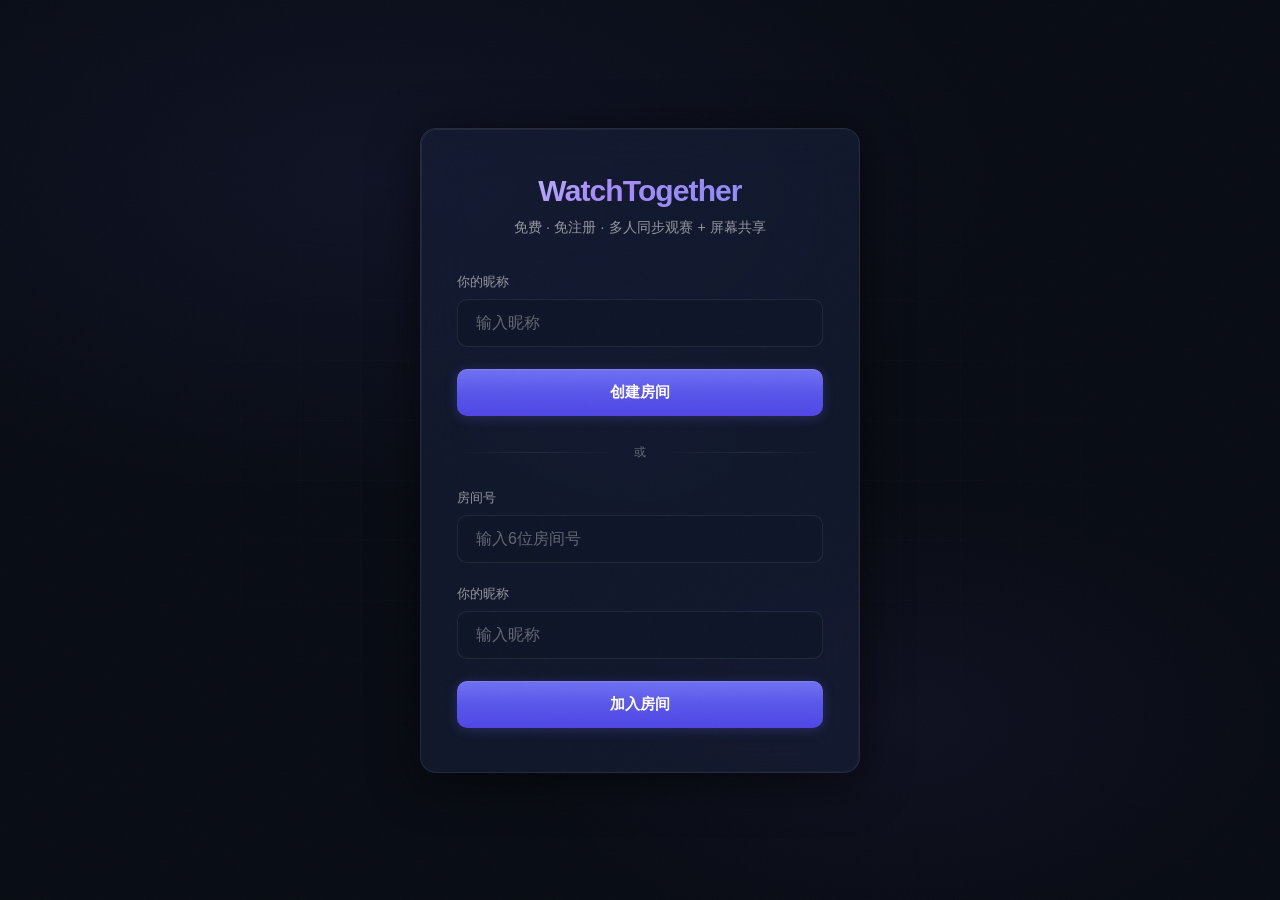
<file: index.html>
<!DOCTYPE html>
<html lang="zh-CN">
<head>
    <meta charset="UTF-8">
    <meta name="viewport" content="width=device-width, initial-scale=1.0, maximum-scale=1.0, user-scalable=no">
    <meta name="description" content="免费多人同步观赛+屏幕共享，无需注册，打开即用">
    <title>WatchTogether - 多人同步观赛</title>
    <link rel="stylesheet" href="css/style.css">
    <!-- MQTT.js CDN（国内可访问） -->
    <script src="https://cdn.bootcdn.net/ajax/libs/mqtt/4.3.7/mqtt.min.js"></script>
</head>
<body>
    <!-- ========== 首页 ========== -->
    <div id="home-page">
        <div class="home-container">
            <div class="home-logo">
                <h1>WatchTogether</h1>
                <p>免费 · 免注册 · 多人同步观赛 + 屏幕共享</p>
            </div>
            
            <!-- 创建房间 -->
            <div id="create-section">
                <div class="form-group">
                    <label for="create-nickname">你的昵称</label>
                    <input type="text" id="create-nickname" placeholder="输入昵称" maxlength="20" autocomplete="off">
                </div>
                <button class="btn btn-primary btn-block" id="btn-create-room">创建房间</button>
                
                <!-- 邀请链接（创建后显示） -->
                <div class="invite-link-box" id="invite-box">
                    <div class="link-text" id="invite-link"></div>
                    <button class="btn btn-ghost btn-sm copy-btn" id="btn-copy-link">📋 复制邀请链接</button>
                </div>
            </div>
            
            <div class="home-divider"><span>或</span></div>
            
            <!-- 加入房间 -->
            <div id="join-section">
                <div class="form-group">
                    <label for="join-room-id">房间号</label>
                    <input type="text" id="join-room-id" placeholder="输入6位房间号" maxlength="6" autocomplete="off" style="text-transform: uppercase;">
                </div>
                <div class="form-group">
                    <label for="join-nickname">你的昵称</label>
                    <input type="text" id="join-nickname" placeholder="输入昵称" maxlength="20" autocomplete="off">
                </div>
                <button class="btn btn-primary btn-block" id="btn-join-room">加入房间</button>
            </div>
        </div>
    </div>
    
    <!-- ========== 会议室页面 ========== -->
    <div id="room-page">
        <!-- 顶部栏 -->
        <div class="room-header">
            <div class="room-header-left">
                <span class="room-title">WatchTogether</span>
                <span class="room-id-badge" id="room-id-badge" title="点击复制邀请链接">
                    <span id="room-id-display"></span>
                </span>
                <span class="room-member-count" id="member-count"></span>
            </div>
            <div class="room-header-right">
                <div class="connection-status" id="connection-status">
                    <span class="connection-dot connecting" id="conn-dot"></span>
                    <span id="conn-text">连接中...</span>
                </div>
                <button class="btn btn-ghost btn-sm mobile-panel-toggle" id="btn-toggle-panel">👥</button>
                <button class="btn btn-danger btn-sm" id="btn-leave-room">离开</button>
            </div>
        </div>
        
        <!-- 主内容 -->
        <div class="room-main">
            <!-- 主画面区 -->
            <div class="main-view">
                <div class="main-video-container" id="main-video-container">
                    <div class="waiting-screen" id="waiting-screen">
                        <div class="icon">📺</div>
                        <div class="text">等待屏幕共享...</div>
                    </div>
                    <video id="main-video" autoplay playsinline style="display:none;"></video>
                </div>
                <div class="main-view-overlay" id="main-overlay" style="display:none;">
                    <span class="quality-badge live" id="quality-badge">2K 60fps</span>
                </div>
                <!-- 连麦画中画 -->
                <div class="pip-grid" id="pip-grid"></div>
            </div>
            
            <!-- 右侧面板 -->
            <div class="side-panel" id="side-panel">
                <div class="panel-tabs">
                    <div class="panel-tab active" data-tab="members">成员</div>
                    <div class="panel-tab" data-tab="settings">设置</div>
                </div>
                <div class="panel-content">
                    <!-- 成员标签 -->
                    <div class="panel-section" id="tab-members">
                        <div class="panel-section-title">在线成员</div>
                        <div class="member-list" id="member-list"></div>
                    </div>
                    <!-- 设置标签 -->
                    <div class="panel-section" id="tab-settings" style="display:none;">
                        <div class="panel-section-title">共享控制</div>
                        <div id="share-requests-container"></div>
                        <div class="panel-section-title" style="margin-top:16px;">画质设置</div>
                        <div id="quality-control-container"></div>
                    </div>
                </div>
            </div>
        </div>
        
        <!-- 控制栏 -->
        <div class="control-bar">
            <button class="control-btn" id="btn-toggle-mic" title="麦克风">
                <span class="btn-icon">🎙️</span>
                <span class="tooltip">开启麦克风</span>
            </button>
            <button class="control-btn" id="btn-toggle-camera" title="摄像头">
                <span class="btn-icon">📷</span>
                <span class="tooltip">开启摄像头</span>
            </button>
            <button class="control-btn screen-share-btn" id="btn-share-screen" title="共享屏幕">
                <span class="btn-icon">🖥️</span>
                <span class="tooltip">共享屏幕</span>
            </button>
            <button class="control-btn" id="btn-stop-share" title="停止共享" style="display:none;">
                <span class="btn-icon">⏹️</span>
                <span class="tooltip">停止共享</span>
            </button>
            <button class="control-btn" id="btn-revoke-share" title="撤销共享" style="display:none;">
                <span class="btn-icon">🚫</span>
                <span class="tooltip">撤销共享</span>
            </button>
        </div>
    </div>
    
    <!-- ========== 弹窗 ========== -->
    <div class="modal-overlay" id="modal-overlay">
        <div class="modal" id="modal">
            <div class="modal-title" id="modal-title"></div>
            <div class="modal-body" id="modal-body"></div>
            <div class="modal-actions" id="modal-actions"></div>
        </div>
    </div>
    
    <!-- ========== Toast 容器 ========== -->
    <div class="toast-container" id="toast-container"></div>
    
    <!-- ========== 加载遮罩 ========== -->
    <div class="loading-overlay" id="loading-overlay" style="display:none;">
        <div class="loading-spinner"></div>
        <div class="text" id="loading-text">处理中...</div>
    </div>
    
    <!-- ========== 房间解散遮罩 ========== -->
    <div class="room-closed-overlay" id="room-closed-overlay" style="display:none;">
        <h2>房间已解散</h2>
        <p id="room-closed-reason">管理员已离开房间</p>
        <button class="btn btn-primary" id="btn-back-home">返回首页</button>
    </div>
    
    <!-- ========== 脚本 ========== -->
    <script src="js/config.js?v=2"></script>
    <script src="js/mqtt.js?v=2"></script>
    <script src="js/webrtc.js?v=2"></script>
    <script src="js/screenshare.js?v=2"></script>
    <script src="js/ui.js?v=2"></script>
    <script src="js/app.js?v=2"></script>
</body>
</html>
</file>
<file: css/style.css>
/**
 * style.css - WatchTogether 全局样式
 * 设计：深蓝灰玻璃拟态 + 多层光晕 + 噪点纹理
 * 字体：系统默认（-apple-system...）
 */

/* ========== CSS 变量 & 基础重置 ========== */
*,
*::before,
*::after {
    margin: 0;
    padding: 0;
    box-sizing: border-box;
}

:root {
    /* 主色调：精致靛紫 */
    --primary: #6366f1;
    --primary-dark: #4f46e5;
    --primary-light: #818cf8;
    --primary-glow: rgba(99, 102, 241, 0.25);
    
    /* 功能色 */
    --success: #22c55e;
    --success-glow: rgba(34, 197, 94, 0.2);
    --warning: #f59e0b;
    --warning-glow: rgba(245, 158, 11, 0.2);
    --danger: #ef4444;
    --danger-glow: rgba(239, 68, 68, 0.2);
    
    /* 背景色：深蓝灰，非纯黑 */
    --bg-base: #080c14;
    --bg-surface: #0f1629;
    --bg-elevated: #161d33;
    --bg-card: rgba(22, 29, 51, 0.72);
    --bg-input: rgba(15, 22, 41, 0.85);
    --bg-glass: rgba(255, 255, 255, 0.04);
    
    /* 文字色：白色层级 */
    --text-primary: rgba(255, 255, 255, 0.96);
    --text-secondary: rgba(255, 255, 255, 0.55);
    --text-tertiary: rgba(255, 255, 255, 0.35);
    
    /* 边框 */
    --border: rgba(255, 255, 255, 0.08);
    --border-hover: rgba(255, 255, 255, 0.14);
    
    /* 阴影 */
    --shadow-sm: 0 2px 8px rgba(0, 0, 0, 0.4);
    --shadow-md: 0 4px 24px rgba(0, 0, 0, 0.5);
    --shadow-lg: 0 8px 48px rgba(0, 0, 0, 0.6);
    --shadow-glow: 0 0 24px var(--primary-glow);
    
    /* 圆角 */
    --radius: 16px;
    --radius-sm: 10px;
    --radius-xs: 6px;
    
    /* 缓动 */
    --ease-out: cubic-bezier(0.16, 1, 0.3, 1);
    --ease-in-out: cubic-bezier(0.65, 0, 0.35, 1);
    --ease-spring: cubic-bezier(0.34, 1.56, 0.64, 1);
}

html, body {
    width: 100%;
    height: 100%;
    font-family: -apple-system, BlinkMacSystemFont, 'Segoe UI', Roboto, 'PingFang SC', 'Microsoft YaHei', sans-serif;
    background: var(--bg-base);
    color: var(--text-primary);
    overflow: hidden;
    -webkit-font-smoothing: antialiased;
    -moz-osx-font-smoothing: grayscale;
}

/* ========== 噪点纹理叠加 ========== */
body::before {
    content: '';
    position: fixed;
    inset: 0;
    z-index: 9999;
    pointer-events: none;
    opacity: 0.025;
    background-image: url("data:image/svg+xml,%3Csvg viewBox='0 0 256 256' xmlns='http://www.w3.org/2000/svg'%3E%3Cfilter id='n'%3E%3CfeTurbulence type='fractalNoise' baseFrequency='0.9' numOctaves='4' stitchTiles='stitch'/%3E%3C/filter%3E%3Crect width='100%25' height='100%25' filter='url(%23n)'/%3E%3C/svg%3E");
    background-repeat: repeat;
    background-size: 256px 256px;
}

/* ========== 滚动条 ========== */
::-webkit-scrollbar {
    width: 5px;
}
::-webkit-scrollbar-track {
    background: transparent;
}
::-webkit-scrollbar-thumb {
    background: rgba(255, 255, 255, 0.1);
    border-radius: 3px;
}
::-webkit-scrollbar-thumb:hover {
    background: rgba(255, 255, 255, 0.18);
}

/* ========== 首页 ========== */
#home-page {
    width: 100%;
    height: 100%;
    display: flex;
    align-items: center;
    justify-content: center;
    background: var(--bg-base);
    position: relative;
    overflow: hidden;
}

/* 多层背景光晕 */
#home-page::before {
    content: '';
    position: absolute;
    inset: 0;
    background:
        radial-gradient(ellipse 80% 60% at 30% 20%, rgba(99, 102, 241, 0.08) 0%, transparent 60%),
        radial-gradient(ellipse 60% 50% at 70% 80%, rgba(139, 92, 246, 0.06) 0%, transparent 50%),
        radial-gradient(ellipse 40% 30% at 50% 50%, rgba(59, 130, 246, 0.04) 0%, transparent 40%);
    pointer-events: none;
}

/* 微妙的网格背景 */
#home-page::after {
    content: '';
    position: absolute;
    inset: 0;
    background-image:
        linear-gradient(rgba(255, 255, 255, 0.015) 1px, transparent 1px),
        linear-gradient(90deg, rgba(255, 255, 255, 0.015) 1px, transparent 1px);
    background-size: 60px 60px;
    mask-image: radial-gradient(ellipse 70% 70% at 50% 50%, black 20%, transparent 70%);
    -webkit-mask-image: radial-gradient(ellipse 70% 70% at 50% 50%, black 20%, transparent 70%);
    pointer-events: none;
}

.home-container {
    width: 100%;
    max-width: 440px;
    padding: 44px 36px;
    background: var(--bg-card);
    backdrop-filter: blur(24px) saturate(1.4);
    -webkit-backdrop-filter: blur(24px) saturate(1.4);
    border: 1px solid var(--border);
    border-radius: var(--radius);
    box-shadow: var(--shadow-lg);
    margin: 16px;
    position: relative;
    z-index: 1;
}

.home-container::before {
    content: '';
    position: absolute;
    inset: 0;
    border-radius: inherit;
    padding: 1px;
    background: linear-gradient(135deg, rgba(255, 255, 255, 0.08) 0%, transparent 50%, rgba(255, 255, 255, 0.03) 100%);
    -webkit-mask: linear-gradient(#fff 0 0) content-box, linear-gradient(#fff 0 0);
    mask: linear-gradient(#fff 0 0) content-box, linear-gradient(#fff 0 0);
    -webkit-mask-composite: xor;
    mask-composite: exclude;
    pointer-events: none;
}

.home-logo {
    text-align: center;
    margin-bottom: 36px;
}

.home-logo h1 {
    font-size: 30px;
    font-weight: 700;
    letter-spacing: -0.03em;
    background: linear-gradient(135deg, #c7d2fe 0%, #a78bfa 40%, #818cf8 100%);
    -webkit-background-clip: text;
    -webkit-text-fill-color: transparent;
    background-clip: text;
    line-height: 1.2;
}

.home-logo p {
    color: var(--text-secondary);
    margin-top: 10px;
    font-size: 14px;
    letter-spacing: 0.01em;
}

.form-group {
    margin-bottom: 22px;
}

.form-group label {
    display: block;
    font-size: 13px;
    font-weight: 500;
    margin-bottom: 8px;
    color: var(--text-secondary);
    letter-spacing: 0.01em;
}

.form-group input {
    width: 100%;
    padding: 14px 18px;
    background: var(--bg-input);
    border: 1px solid var(--border);
    border-radius: var(--radius-sm);
    color: var(--text-primary);
    font-size: 16px;
    outline: none;
    transition: all 0.25s var(--ease-out);
}

.form-group input::placeholder {
    color: var(--text-tertiary);
}

.form-group input:focus {
    border-color: var(--primary);
    box-shadow: 0 0 0 3px var(--primary-glow), inset 0 1px 0 rgba(255, 255, 255, 0.04);
}

/* ========== 按钮系统 ========== */
.btn {
    display: inline-flex;
    align-items: center;
    justify-content: center;
    gap: 8px;
    padding: 14px 28px;
    border: none;
    border-radius: var(--radius-sm);
    font-size: 15px;
    font-weight: 600;
    cursor: pointer;
    transition: all 0.25s var(--ease-out);
    outline: none;
    position: relative;
    overflow: hidden;
    letter-spacing: 0.01em;
}

.btn::before {
    content: '';
    position: absolute;
    inset: 0;
    background: linear-gradient(180deg, rgba(255, 255, 255, 0.08) 0%, transparent 50%);
    pointer-events: none;
    border-radius: inherit;
}

.btn:disabled {
    opacity: 0.4;
    cursor: not-allowed;
    transform: none !important;
}

.btn-primary {
    background: linear-gradient(180deg, var(--primary) 0%, var(--primary-dark) 100%);
    color: white;
    width: 100%;
    box-shadow: 0 2px 12px var(--primary-glow), inset 0 1px 0 rgba(255, 255, 255, 0.1);
}

.btn-primary:hover:not(:disabled) {
    transform: translateY(-1px);
    box-shadow: 0 4px 20px var(--primary-glow), inset 0 1px 0 rgba(255, 255, 255, 0.12);
}

.btn-primary:active:not(:disabled) {
    transform: translateY(0);
}

.btn-success {
    background: linear-gradient(180deg, var(--success) 0%, #16a34a 100%);
    color: white;
    box-shadow: 0 2px 8px var(--success-glow);
}

.btn-danger {
    background: linear-gradient(180deg, var(--danger) 0%, #dc2626 100%);
    color: white;
    box-shadow: 0 2px 8px var(--danger-glow);
}

.btn-warning {
    background: linear-gradient(180deg, var(--warning) 0%, #d97706 100%);
    color: #000;
    box-shadow: 0 2px 8px var(--warning-glow);
}

.btn-ghost {
    background: var(--bg-glass);
    color: var(--text-secondary);
    border: 1px solid var(--border);
    backdrop-filter: blur(8px);
}

.btn-ghost:hover:not(:disabled) {
    border-color: var(--border-hover);
    color: var(--text-primary);
    background: rgba(255, 255, 255, 0.06);
}

.btn-sm {
    padding: 8px 16px;
    font-size: 13px;
    border-radius: var(--radius-xs);
}

.btn-block {
    width: 100%;
}

/* ========== 分隔线 ========== */
.home-divider {
    display: flex;
    align-items: center;
    margin: 28px 0;
    color: var(--text-tertiary);
    font-size: 12px;
    letter-spacing: 0.05em;
}

.home-divider::before,
.home-divider::after {
    content: '';
    flex: 1;
    height: 1px;
    background: linear-gradient(90deg, transparent, var(--border), transparent);
}

.home-divider span {
    padding: 0 16px;
}

/* ========== 邀请链接 ========== */
.invite-link-box {
    display: none;
    margin-top: 20px;
    padding: 14px 16px;
    background: rgba(99, 102, 241, 0.06);
    border: 1px solid rgba(99, 102, 241, 0.2);
    border-radius: var(--radius-sm);
    animation: fadeSlideIn 0.35s var(--ease-out);
}

.invite-link-box.show {
    display: block;
}

.invite-link-box .link-text {
    font-size: 12.5px;
    color: var(--text-secondary);
    margin-bottom: 10px;
    word-break: break-all;
    font-family: 'SF Mono', 'Cascadia Code', 'Consolas', monospace;
    line-height: 1.5;
}

.invite-link-box .copy-btn {
    width: 100%;
}

@keyframes fadeSlideIn {
    from {
        opacity: 0;
        transform: translateY(8px);
    }
    to {
        opacity: 1;
        transform: translateY(0);
    }
}

/* ========== 会议室页面 ========== */
#room-page {
    display: none;
    width: 100%;
    height: 100%;
    flex-direction: column;
    background: var(--bg-base);
}

#room-page.show {
    display: flex;
}

/* 顶部栏 */
.room-header {
    display: flex;
    align-items: center;
    justify-content: space-between;
    padding: 14px 24px;
    background: rgba(15, 22, 41, 0.78);
    backdrop-filter: blur(20px) saturate(1.3);
    -webkit-backdrop-filter: blur(20px) saturate(1.3);
    border-bottom: 1px solid var(--border);
    flex-shrink: 0;
    z-index: 10;
}

.room-header-left {
    display: flex;
    align-items: center;
    gap: 18px;
}

.room-title {
    font-size: 17px;
    font-weight: 700;
    letter-spacing: -0.02em;
    background: linear-gradient(135deg, #c7d2fe, #a78bfa);
    -webkit-background-clip: text;
    -webkit-text-fill-color: transparent;
    background-clip: text;
}

.room-id-badge {
    display: inline-flex;
    align-items: center;
    gap: 7px;
    padding: 6px 14px;
    background: rgba(99, 102, 241, 0.08);
    border: 1px solid rgba(99, 102, 241, 0.2);
    border-radius: 24px;
    font-size: 13px;
    font-weight: 600;
    color: var(--primary-light);
    cursor: pointer;
    transition: all 0.25s var(--ease-out);
    font-family: 'SF Mono', 'Cascadia Code', 'Consolas', monospace;
    letter-spacing: 0.06em;
}

.room-id-badge:hover {
    background: rgba(99, 102, 241, 0.14);
    border-color: rgba(99, 102, 241, 0.35);
    box-shadow: 0 0 16px rgba(99, 102, 241, 0.12);
}

.room-member-count {
    font-size: 12.5px;
    color: var(--text-tertiary);
    font-variant-numeric: tabular-nums;
}

.room-header-right {
    display: flex;
    align-items: center;
    gap: 10px;
}

/* ========== 主内容区 ========== */
.room-main {
    display: flex;
    flex: 1;
    overflow: hidden;
    position: relative;
}

/* 主画面区 */
.main-view {
    flex: 1;
    display: flex;
    flex-direction: column;
    position: relative;
    background: var(--bg-surface);
    overflow: hidden;
}

.main-view::before {
    content: '';
    position: absolute;
    inset: 0;
    background:
        radial-gradient(ellipse 70% 50% at 50% 0%, rgba(99, 102, 241, 0.04) 0%, transparent 60%),
        radial-gradient(ellipse 50% 40% at 0% 100%, rgba(139, 92, 246, 0.03) 0%, transparent 50%);
    pointer-events: none;
}

.main-video-container {
    flex: 1;
    display: flex;
    align-items: center;
    justify-content: center;
    position: relative;
    background: var(--bg-base);
}

.main-video-container video {
    width: 100%;
    height: 100%;
    object-fit: contain;
}

.waiting-screen {
    display: flex;
    flex-direction: column;
    align-items: center;
    justify-content: center;
    gap: 20px;
    color: var(--text-secondary);
    z-index: 1;
}

.waiting-screen .icon {
    font-size: 72px;
    opacity: 0.25;
    filter: grayscale(0.3);
    animation: waitingPulse 3s ease-in-out infinite;
}

.waiting-screen .text {
    font-size: 16px;
    opacity: 0.45;
    letter-spacing: 0.02em;
}

@keyframes waitingPulse {
    0%, 100% { opacity: 0.25; transform: scale(1); }
    50% { opacity: 0.35; transform: scale(1.02); }
}

.main-view-overlay {
    position: absolute;
    top: 16px;
    left: 16px;
    display: flex;
    gap: 8px;
    align-items: center;
    z-index: 5;
}

.quality-badge {
    padding: 6px 14px;
    background: rgba(0, 0, 0, 0.55);
    backdrop-filter: blur(12px);
    -webkit-backdrop-filter: blur(12px);
    border-radius: 20px;
    font-size: 11.5px;
    font-weight: 600;
    letter-spacing: 0.03em;
    border: 1px solid rgba(255, 255, 255, 0.08);
}

.quality-badge.live {
    background: rgba(239, 68, 68, 0.75);
    border-color: rgba(239, 68, 68, 0.4);
    box-shadow: 0 0 16px rgba(239, 68, 68, 0.3);
    animation: livePulse 2s ease-in-out infinite;
}

@keyframes livePulse {
    0%, 100% { box-shadow: 0 0 16px rgba(239, 68, 68, 0.3); }
    50% { box-shadow: 0 0 24px rgba(239, 68, 68, 0.5); }
}

/* ========== 连麦画中画 ========== */
.pip-grid {
    position: absolute;
    bottom: 20px;
    right: 20px;
    display: grid;
    grid-template-columns: repeat(3, 128px);
    grid-template-rows: repeat(2, 96px);
    gap: 10px;
    max-width: 416px;
    z-index: 5;
}

.pip-video {
    width: 128px;
    height: 96px;
    background: var(--bg-surface);
    border-radius: var(--radius-xs);
    overflow: hidden;
    position: relative;
    border: 1.5px solid var(--border);
    transition: all 0.3s var(--ease-out);
    box-shadow: var(--shadow-sm);
}

.pip-video:hover {
    border-color: var(--border-hover);
    transform: scale(1.02);
    box-shadow: var(--shadow-md);
}

.pip-video video {
    width: 100%;
    height: 100%;
    object-fit: cover;
}

.pip-video .name-label {
    position: absolute;
    bottom: 6px;
    left: 6px;
    padding: 3px 8px;
    background: rgba(0, 0, 0, 0.65);
    backdrop-filter: blur(8px);
    -webkit-backdrop-filter: blur(8px);
    border-radius: 4px;
    font-size: 10px;
    font-weight: 500;
    white-space: nowrap;
    max-width: 100px;
    overflow: hidden;
    text-overflow: ellipsis;
    letter-spacing: 0.02em;
}

.pip-video.muted::after {
    content: '🔇';
    position: absolute;
    top: 6px;
    right: 6px;
    font-size: 13px;
    filter: drop-shadow(0 1px 2px rgba(0,0,0,0.5));
}

.pip-video.local {
    border-color: rgba(99, 102, 241, 0.4);
    box-shadow: 0 0 16px rgba(99, 102, 241, 0.15);
}

/* ========== 右侧面板 ========== */
.side-panel {
    width: 320px;
    background: rgba(15, 22, 41, 0.78);
    backdrop-filter: blur(20px) saturate(1.3);
    -webkit-backdrop-filter: blur(20px) saturate(1.3);
    border-left: 1px solid var(--border);
    display: flex;
    flex-direction: column;
    flex-shrink: 0;
}

.panel-tabs {
    display: flex;
    border-bottom: 1px solid var(--border);
}

.panel-tab {
    flex: 1;
    padding: 14px 12px;
    text-align: center;
    font-size: 13px;
    font-weight: 500;
    cursor: pointer;
    border-bottom: 2px solid transparent;
    transition: all 0.25s var(--ease-out);
    color: var(--text-tertiary);
    letter-spacing: 0.01em;
}

.panel-tab.active {
    border-bottom-color: var(--primary);
    color: var(--primary-light);
    background: rgba(99, 102, 241, 0.04);
}

.panel-tab:hover:not(.active) {
    color: var(--text-secondary);
    background: rgba(255, 255, 255, 0.02);
}

.panel-content {
    flex: 1;
    overflow-y: auto;
    padding: 18px;
}

.panel-section {
    margin-bottom: 24px;
}

.panel-section-title {
    font-size: 11px;
    font-weight: 600;
    color: var(--text-tertiary);
    margin-bottom: 12px;
    text-transform: uppercase;
    letter-spacing: 0.08em;
}

/* ========== 成员列表 ========== */
.member-list {
    display: flex;
    flex-direction: column;
    gap: 8px;
}

.member-item {
    display: flex;
    align-items: center;
    gap: 12px;
    padding: 12px;
    background: var(--bg-glass);
    border: 1px solid var(--border);
    border-radius: var(--radius-sm);
    transition: all 0.25s var(--ease-out);
    position: relative;
    min-height: 60px;
}

.member-item:hover {
    background: rgba(255, 255, 255, 0.04);
    border-color: var(--border-hover);
}

/* ========== 成员列表视频 ========== */
.member-video {
    position: absolute;
    top: 0;
    left: 0;
    right: 0;
    bottom: 0;
    border-radius: var(--radius-sm);
    overflow: hidden;
    background: #000;
    z-index: 1;
    animation: fadeSlideIn 0.3s var(--ease-out);
}

.member-video video {
    width: 100%;
    height: 100%;
    object-fit: cover;
}

.member-video-label {
    position: absolute;
    bottom: 4px;
    left: 4px;
    padding: 2px 6px;
    background: rgba(0, 0, 0, 0.7);
    backdrop-filter: blur(8px);
    -webkit-backdrop-filter: blur(8px);
    border-radius: 4px;
    font-size: 10px;
    font-weight: 500;
    white-space: nowrap;
    max-width: calc(100% - 8px);
    overflow: hidden;
    text-overflow: ellipsis;
    letter-spacing: 0.02em;
    color: var(--text-secondary);
}

/* 有视频时隐藏头像和文字信息 */
.member-item:has(.member-video) .member-avatar,
.member-item:has(.member-video) .member-info {
    opacity: 0;
    pointer-events: none;
}

.member-avatar {
    width: 38px;
    height: 38px;
    border-radius: 50%;
    background: linear-gradient(135deg, var(--primary), #7c3aed);
    display: flex;
    align-items: center;
    justify-content: center;
    font-weight: 600;
    font-size: 14px;
    flex-shrink: 0;
    box-shadow: 0 2px 8px rgba(99, 102, 241, 0.2);
}

.member-info {
    flex: 1;
    min-width: 0;
}

.member-name {
    font-size: 13.5px;
    font-weight: 500;
    white-space: nowrap;
    overflow: hidden;
    text-overflow: ellipsis;
    letter-spacing: 0.01em;
}

.member-role {
    font-size: 11.5px;
    color: var(--text-tertiary);
    margin-top: 2px;
}

.member-actions {
    display: flex;
    gap: 6px;
}

.member-actions button {
    padding: 5px 10px;
    font-size: 11.5px;
}

/* ========== 控制栏 ========== */
.control-bar {
    display: flex;
    align-items: center;
    justify-content: center;
    gap: 14px;
    padding: 18px 24px;
    background: rgba(15, 22, 41, 0.78);
    backdrop-filter: blur(20px) saturate(1.3);
    -webkit-backdrop-filter: blur(20px) saturate(1.3);
    border-top: 1px solid var(--border);
    flex-shrink: 0;
}

.control-btn {
    width: 50px;
    height: 50px;
    border-radius: 50%;
    border: 1px solid var(--border);
    background: var(--bg-input);
    color: var(--text-primary);
    font-size: 20px;
    cursor: pointer;
    display: flex;
    align-items: center;
    justify-content: center;
    transition: all 0.3s var(--ease-out);
    position: relative;
    backdrop-filter: blur(8px);
}

.control-btn::before {
    content: '';
    position: absolute;
    inset: 0;
    border-radius: inherit;
    background: linear-gradient(180deg, rgba(255, 255, 255, 0.06) 0%, transparent 60%);
    pointer-events: none;
}

.control-btn:hover:not(:disabled) {
    background: rgba(255, 255, 255, 0.08);
    border-color: var(--border-hover);
    transform: translateY(-2px);
    box-shadow: var(--shadow-sm);
}

.control-btn:active:not(:disabled) {
    transform: translateY(0) scale(0.96);
}

.control-btn.active {
    background: linear-gradient(180deg, var(--primary) 0%, var(--primary-dark) 100%);
    border-color: var(--primary);
    box-shadow: 0 4px 20px var(--primary-glow);
}

.control-btn.active::before {
    background: linear-gradient(180deg, rgba(255, 255, 255, 0.12) 0%, transparent 50%);
}

.control-btn.danger {
    background: linear-gradient(180deg, var(--danger) 0%, #dc2626 100%);
    border-color: var(--danger);
    box-shadow: 0 4px 20px var(--danger-glow);
}

.control-btn:disabled {
    opacity: 0.25;
    cursor: not-allowed;
    transform: none !important;
}

.control-btn .tooltip {
    position: absolute;
    bottom: 58px;
    left: 50%;
    transform: translateX(-50%);
    padding: 7px 12px;
    background: rgba(0, 0, 0, 0.85);
    backdrop-filter: blur(12px);
    border: 1px solid var(--border);
    border-radius: var(--radius-xs);
    font-size: 11.5px;
    font-weight: 500;
    white-space: nowrap;
    opacity: 0;
    pointer-events: none;
    transition: all 0.2s var(--ease-out);
    letter-spacing: 0.02em;
    box-shadow: var(--shadow-md);
}

.control-btn:hover .tooltip {
    opacity: 1;
    transform: translateX(-50%) translateY(-4px);
}

/* 共享屏幕按钮仅PC端可见 */
.control-btn.screen-share-btn {
    display: flex;
}

body.mobile .control-btn.screen-share-btn {
    display: none;
}

/* ========== 弹窗/对话框 ========== */
.modal-overlay {
    position: fixed;
    inset: 0;
    background: rgba(0, 0, 0, 0.65);
    backdrop-filter: blur(8px);
    -webkit-backdrop-filter: blur(8px);
    display: flex;
    align-items: center;
    justify-content: center;
    z-index: 1000;
    opacity: 0;
    pointer-events: none;
    transition: opacity 0.3s var(--ease-out);
}

.modal-overlay.show {
    opacity: 1;
    pointer-events: all;
}

.modal {
    background: var(--bg-elevated);
    border: 1px solid var(--border);
    border-radius: var(--radius);
    padding: 28px;
    width: 90%;
    max-width: 420px;
    box-shadow: var(--shadow-lg);
    transform: scale(0.92) translateY(8px);
    transition: transform 0.35s var(--ease-spring);
    position: relative;
}

.modal::before {
    content: '';
    position: absolute;
    inset: 0;
    border-radius: inherit;
    padding: 1px;
    background: linear-gradient(135deg, rgba(255, 255, 255, 0.06) 0%, transparent 50%);
    -webkit-mask: linear-gradient(#fff 0 0) content-box, linear-gradient(#fff 0 0);
    mask: linear-gradient(#fff 0 0) content-box, linear-gradient(#fff 0 0);
    -webkit-mask-composite: xor;
    mask-composite: exclude;
    pointer-events: none;
}

.modal-overlay.show .modal {
    transform: scale(1) translateY(0);
}

.modal-title {
    font-size: 18px;
    font-weight: 600;
    margin-bottom: 18px;
    letter-spacing: -0.01em;
}

.modal-body {
    margin-bottom: 24px;
    color: var(--text-secondary);
    font-size: 14px;
    line-height: 1.6;
}

.modal-actions {
    display: flex;
    gap: 10px;
    justify-content: flex-end;
}

/* ========== 画质选择 ========== */
.quality-options {
    display: flex;
    flex-direction: column;
    gap: 8px;
    margin-top: 12px;
}

.quality-option {
    display: flex;
    align-items: center;
    gap: 14px;
    padding: 14px 16px;
    background: var(--bg-glass);
    border: 1.5px solid var(--border);
    border-radius: var(--radius-sm);
    cursor: pointer;
    transition: all 0.25s var(--ease-out);
}

.quality-option:hover {
    border-color: var(--border-hover);
    background: rgba(255, 255, 255, 0.04);
}

.quality-option.selected {
    border-color: var(--primary);
    background: rgba(99, 102, 241, 0.06);
    box-shadow: 0 0 0 1px rgba(99, 102, 241, 0.15), 0 4px 16px rgba(99, 102, 241, 0.08);
}

.quality-option input {
    display: none;
}

.quality-option .radio {
    width: 22px;
    height: 22px;
    border-radius: 50%;
    border: 2px solid var(--text-tertiary);
    display: flex;
    align-items: center;
    justify-content: center;
    flex-shrink: 0;
    transition: all 0.25s var(--ease-out);
}

.quality-option.selected .radio {
    border-color: var(--primary);
    background: var(--primary);
    box-shadow: 0 0 12px var(--primary-glow);
}

.quality-option.selected .radio::after {
    content: '';
    width: 8px;
    height: 8px;
    border-radius: 50%;
    background: white;
}

.quality-option .info {
    flex: 1;
}

.quality-option .label {
    font-size: 14px;
    font-weight: 500;
    letter-spacing: 0.01em;
}

.quality-option .desc {
    font-size: 12px;
    color: var(--text-tertiary);
    margin-top: 2px;
}

/* ========== 设备选择器 ========== */
.device-section {
    margin-bottom: 20px;
}

.device-group {
    margin-bottom: 14px;
}

.device-group .panel-section-title {
    margin-bottom: 8px;
}

.device-select {
    width: 100%;
    padding: 10px 14px;
    background: var(--bg-input);
    border: 1px solid var(--border);
    border-radius: var(--radius-sm);
    color: var(--text-primary);
    font-size: 13.5px;
    outline: none;
    cursor: pointer;
    transition: all 0.25s var(--ease-out);
    appearance: none;
    -webkit-appearance: none;
    background-image: url("data:image/svg+xml,%3Csvg xmlns='http://www.w3.org/2000/svg' width='12' height='12' viewBox='0 0 12 12'%3E%3Cpath fill='%2394a3b8' d='M6 8L1 3h10z'/%3E%3C/svg%3E");
    background-repeat: no-repeat;
    background-position: right 12px center;
    padding-right: 32px;
}

.device-select:hover {
    border-color: var(--border-hover);
}

.device-select:focus {
    border-color: var(--primary);
    box-shadow: 0 0 0 3px var(--primary-glow);
}

.device-select option {
    background: var(--bg-elevated);
    color: var(--text-primary);
    padding: 8px;
}
.share-requests {
    display: flex;
    flex-direction: column;
    gap: 8px;
}

.share-request-item {
    display: flex;
    align-items: center;
    justify-content: space-between;
    padding: 12px 14px;
    background: var(--bg-glass);
    border: 1px solid var(--border);
    border-radius: var(--radius-sm);
}

.share-request-item .requester {
    font-size: 13.5px;
    color: var(--text-secondary);
}

.share-request-item .actions {
    display: flex;
    gap: 8px;
}

/* ========== Toast 提示 ========== */
.toast-container {
    position: fixed;
    top: 84px;
    right: 24px;
    z-index: 2000;
    display: flex;
    flex-direction: column;
    gap: 10px;
}

.toast {
    padding: 14px 22px;
    background: rgba(15, 22, 41, 0.9);
    backdrop-filter: blur(16px) saturate(1.3);
    -webkit-backdrop-filter: blur(16px) saturate(1.3);
    border: 1px solid var(--border);
    border-radius: var(--radius-sm);
    box-shadow: var(--shadow-md);
    font-size: 13.5px;
    font-weight: 500;
    display: flex;
    align-items: center;
    gap: 10px;
    animation: toastIn 0.4s var(--ease-spring);
    border-left: 3px solid var(--primary);
    letter-spacing: 0.01em;
}

.toast.success {
    border-left-color: var(--success);
}

.toast.error {
    border-left-color: var(--danger);
}

.toast.warning {
    border-left-color: var(--warning);
}

@keyframes toastIn {
    from {
        transform: translateX(110%) scale(0.9);
        opacity: 0;
    }
    to {
        transform: translateX(0) scale(1);
        opacity: 1;
    }
}

@keyframes toastOut {
    from {
        transform: translateX(0) scale(1);
        opacity: 1;
    }
    to {
        transform: translateX(110%) scale(0.9);
        opacity: 0;
    }
}

.toast.hiding {
    animation: toastOut 0.3s var(--ease-in-out) forwards;
}

/* ========== 连接状态指示器 ========== */
.connection-status {
    display: flex;
    align-items: center;
    gap: 7px;
    font-size: 12px;
    color: var(--text-tertiary);
    letter-spacing: 0.02em;
}

.connection-dot {
    width: 8px;
    height: 8px;
    border-radius: 50%;
    background: var(--text-tertiary);
    transition: all 0.3s var(--ease-out);
}

.connection-dot.connected {
    background: var(--success);
    box-shadow: 0 0 8px var(--success-glow);
}

.connection-dot.disconnected {
    background: var(--danger);
    box-shadow: 0 0 8px var(--danger-glow);
}

.connection-dot.connecting {
    background: var(--warning);
    animation: pulse 1.2s ease-in-out infinite;
}

@keyframes pulse {
    0%, 100% { opacity: 1; transform: scale(1); }
    50% { opacity: 0.5; transform: scale(0.85); }
}

/* ========== 加载动画 ========== */
.loading-spinner {
    width: 36px;
    height: 36px;
    border: 3px solid rgba(255, 255, 255, 0.08);
    border-top-color: var(--primary);
    border-radius: 50%;
    animation: spin 0.8s linear infinite;
}

@keyframes spin {
    to { transform: rotate(360deg); }
}

.loading-overlay {
    position: fixed;
    inset: 0;
    background: rgba(8, 12, 20, 0.92);
    backdrop-filter: blur(12px);
    -webkit-backdrop-filter: blur(12px);
    display: flex;
    flex-direction: column;
    align-items: center;
    justify-content: center;
    gap: 18px;
    z-index: 3000;
}

.loading-overlay .text {
    font-size: 15px;
    color: var(--text-secondary);
    letter-spacing: 0.02em;
}

/* ========== 房间解散提示 ========== */
.room-closed-overlay {
    position: fixed;
    inset: 0;
    background: rgba(8, 12, 20, 0.96);
    backdrop-filter: blur(16px);
    -webkit-backdrop-filter: blur(16px);
    display: flex;
    flex-direction: column;
    align-items: center;
    justify-content: center;
    gap: 24px;
    z-index: 4000;
    padding: 24px;
    text-align: center;
    animation: fadeIn 0.4s var(--ease-out);
}

.room-closed-overlay h2 {
    font-size: 26px;
    font-weight: 700;
    letter-spacing: -0.02em;
    color: var(--text-primary);
}

.room-closed-overlay p {
    color: var(--text-secondary);
    font-size: 15px;
    max-width: 400px;
    line-height: 1.6;
}

@keyframes fadeIn {
    from { opacity: 0; }
    to { opacity: 1; }
}

/* ========== 响应式 ========== */
@media (max-width: 768px) {
    .side-panel {
        display: none;
    }
    
    .side-panel.mobile-show {
        display: flex;
        position: absolute;
        inset: 0;
        width: 100%;
        z-index: 50;
        border-left: none;
    }
    
    /* 手机端隐藏画中画浮窗 — 视频显示在成员列表中 */
    .pip-grid {
        display: none !important;
    }
    
    /* 手机端成员列表中的视频样式 */
    .member-video {
        position: absolute;
        top: 0;
        left: 0;
        right: 0;
        bottom: 0;
        border-radius: var(--radius-sm);
        overflow: hidden;
        background: #000;
        z-index: 1;
        animation: fadeSlideIn 0.3s var(--ease-out);
    }
    
    .member-video video {
        width: 100%;
        height: 100%;
        object-fit: cover;
    }
    
    .member-item {
        min-height: 80px !important;
    }
    
    .member-item .member-video-label {
        bottom: 6px;
        left: 6px;
        padding: 3px 8px;
        font-size: 11px;
        max-width: calc(100% - 12px);
    }
    
    .control-bar {
        gap: 12px;
        padding: 16px 20px;
    }
    
    .control-btn {
        width: 52px;
        height: 52px;
        font-size: 22px;
    }
    
    .control-btn .tooltip {
        bottom: 60px;
        font-size: 12px;
    }
    
    .room-header {
        padding: 14px 18px;
    }
    
    .room-title {
        font-size: 17px;
    }
    
    .room-id-badge {
        padding: 6px 14px;
        font-size: 14px;
    }
    
    .room-member-count {
        font-size: 13px;
    }
    
    .home-container {
        padding: 40px 32px;
    }
    
    /* 首页表单加大 */
    .form-group label {
        font-size: 15px;
        margin-bottom: 8px;
    }
    
    .form-group input {
        padding: 16px 18px;
        font-size: 17px;
    }
    
    .btn {
        padding: 16px 28px;
        font-size: 16px;
    }
    
    .home-logo h1 {
        font-size: 32px;
    }
    
    .home-logo p {
        font-size: 15px;
    }
}

@media (max-width: 480px) {
    .home-container {
        padding: 32px 24px;
        margin: 12px;
    }
    
    .control-btn {
        width: 48px;
        height: 48px;
        font-size: 20px;
    }
    
    .member-item {
        min-height: 70px !important;
    }
}

/* 横屏手机 */
@media (max-width: 900px) and (orientation: landscape) {
    .room-header {
        padding: 8px 14px;
    }
    
    .room-title {
        font-size: 14px;
    }
    
    .room-id-badge {
        padding: 4px 10px;
        font-size: 12px;
    }
    
    .control-bar {
        padding: 8px 16px;
        gap: 10px;
    }
    
    .control-btn {
        width: 42px;
        height: 42px;
        font-size: 18px;
    }
    
    .main-view {
        flex: 1;
    }
    
    .main-video-container video {
        object-fit: contain;
    }
    
    /* 横屏时画中画恢复显示（更小） */
    .pip-grid {
        display: grid !important;
        grid-template-columns: repeat(3, 80px) !important;
        grid-template-rows: repeat(2, 60px) !important;
        max-width: 264px !important;
        bottom: 8px;
        right: 8px;
        gap: 4px;
    }
    
    .pip-video {
        width: 80px !important;
        height: 60px !important;
    }
    
    .side-panel.mobile-show {
        position: absolute;
        inset: 0;
        width: 280px;
        z-index: 50;
        border-left: 1px solid var(--border);
    }
}

/* 移动端面板切换按钮 */
.mobile-panel-toggle {
    display: none;
}

@media (max-width: 768px) {
    .mobile-panel-toggle {
        display: flex;
    }
}

/* 隐藏类 */
.hidden {
    display: none !important;
}
</file>
<file: frontend/css/style.css>
/**
 * style.css - WatchTogether ????
 * ??:??????? + ???? + ????
 * ??:????(-apple-system...)
 */

/* ========== CSS ?? & ???? ========== */
*,
*::before,
*::after {
    margin: 0;
    padding: 0;
    box-sizing: border-box;
}

:root {
    /* ???:???? */
    --primary: #6366f1;
    --primary-dark: #4f46e5;
    --primary-light: #818cf8;
    --primary-glow: rgba(99, 102, 241, 0.25);
    
    /* ??? */
    --success: #22c55e;
    --success-glow: rgba(34, 197, 94, 0.2);
    --warning: #f59e0b;
    --warning-glow: rgba(245, 158, 11, 0.2);
    --danger: #ef4444;
    --danger-glow: rgba(239, 68, 68, 0.2);
    
    /* ???:???,??? */
    --bg-base: #080c14;
    --bg-surface: #0f1629;
    --bg-elevated: #161d33;
    --bg-card: rgba(22, 29, 51, 0.72);
    --bg-input: rgba(15, 22, 41, 0.85);
    --bg-glass: rgba(255, 255, 255, 0.04);
    
    /* ???:???? */
    --text-primary: rgba(255, 255, 255, 0.96);
    --text-secondary: rgba(255, 255, 255, 0.55);
    --text-tertiary: rgba(255, 255, 255, 0.35);
    
    /* ?? */
    --border: rgba(255, 255, 255, 0.08);
    --border-hover: rgba(255, 255, 255, 0.14);
    
    /* ?? */
    --shadow-sm: 0 2px 8px rgba(0, 0, 0, 0.4);
    --shadow-md: 0 4px 24px rgba(0, 0, 0, 0.5);
    --shadow-lg: 0 8px 48px rgba(0, 0, 0, 0.6);
    --shadow-glow: 0 0 24px var(--primary-glow);
    
    /* ?? */
    --radius: 16px;
    --radius-sm: 10px;
    --radius-xs: 6px;
    
    /* ?? */
    --ease-out: cubic-bezier(0.16, 1, 0.3, 1);
    --ease-in-out: cubic-bezier(0.65, 0, 0.35, 1);
    --ease-spring: cubic-bezier(0.34, 1.56, 0.64, 1);
}

html, body {
    width: 100%;
    height: 100%;
    font-family: -apple-system, BlinkMacSystemFont, 'Segoe UI', Roboto, 'PingFang SC', 'Microsoft YaHei', sans-serif;
    background: var(--bg-base);
    color: var(--text-primary);
    overflow: hidden;
    -webkit-font-smoothing: antialiased;
    -moz-osx-font-smoothing: grayscale;
}

/* ========== ?????? ========== */
body::before {
    content: '';
    position: fixed;
    inset: 0;
    z-index: 9999;
    pointer-events: none;
    opacity: 0.025;
    background-image: url("data:image/svg+xml,%3Csvg viewBox='0 0 256 256' xmlns='http://www.w3.org/2000/svg'%3E%3Cfilter id='n'%3E%3CfeTurbulence type='fractalNoise' baseFrequency='0.9' numOctaves='4' stitchTiles='stitch'/%3E%3C/filter%3E%3Crect width='100%25' height='100%25' filter='url(%23n)'/%3E%3C/svg%3E");
    background-repeat: repeat;
    background-size: 256px 256px;
}

/* ========== ??? ========== */
::-webkit-scrollbar {
    width: 5px;
}
::-webkit-scrollbar-track {
    background: transparent;
}
::-webkit-scrollbar-thumb {
    background: rgba(255, 255, 255, 0.1);
    border-radius: 3px;
}
::-webkit-scrollbar-thumb:hover {
    background: rgba(255, 255, 255, 0.18);
}

/* ========== ?? ========== */
#home-page {
    width: 100%;
    height: 100%;
    display: flex;
    align-items: center;
    justify-content: center;
    background: var(--bg-base);
    position: relative;
    overflow: hidden;
}

/* ?????? */
#home-page::before {
    content: '';
    position: absolute;
    inset: 0;
    background:
        radial-gradient(ellipse 80% 60% at 30% 20%, rgba(99, 102, 241, 0.08) 0%, transparent 60%),
        radial-gradient(ellipse 60% 50% at 70% 80%, rgba(139, 92, 246, 0.06) 0%, transparent 50%),
        radial-gradient(ellipse 40% 30% at 50% 50%, rgba(59, 130, 246, 0.04) 0%, transparent 40%);
    pointer-events: none;
}

/* ??????? */
#home-page::after {
    content: '';
    position: absolute;
    inset: 0;
    background-image:
        linear-gradient(rgba(255, 255, 255, 0.015) 1px, transparent 1px),
        linear-gradient(90deg, rgba(255, 255, 255, 0.015) 1px, transparent 1px);
    background-size: 60px 60px;
    mask-image: radial-gradient(ellipse 70% 70% at 50% 50%, black 20%, transparent 70%);
    -webkit-mask-image: radial-gradient(ellipse 70% 70% at 50% 50%, black 20%, transparent 70%);
    pointer-events: none;
}

.home-container {
    width: 100%;
    max-width: 440px;
    padding: 44px 36px;
    background: var(--bg-card);
    backdrop-filter: blur(24px) saturate(1.4);
    -webkit-backdrop-filter: blur(24px) saturate(1.4);
    border: 1px solid var(--border);
    border-radius: var(--radius);
    box-shadow: var(--shadow-lg);
    margin: 16px;
    position: relative;
    z-index: 1;
}

.home-container::before {
    content: '';
    position: absolute;
    inset: 0;
    border-radius: inherit;
    padding: 1px;
    background: linear-gradient(135deg, rgba(255, 255, 255, 0.08) 0%, transparent 50%, rgba(255, 255, 255, 0.03) 100%);
    -webkit-mask: linear-gradient(#fff 0 0) content-box, linear-gradient(#fff 0 0);
    mask: linear-gradient(#fff 0 0) content-box, linear-gradient(#fff 0 0);
    -webkit-mask-composite: xor;
    mask-composite: exclude;
    pointer-events: none;
}

.home-logo {
    text-align: center;
    margin-bottom: 36px;
}

.home-logo h1 {
    font-size: 30px;
    font-weight: 700;
    letter-spacing: -0.03em;
    background: linear-gradient(135deg, #c7d2fe 0%, #a78bfa 40%, #818cf8 100%);
    -webkit-background-clip: text;
    -webkit-text-fill-color: transparent;
    background-clip: text;
    line-height: 1.2;
}

.home-logo p {
    color: var(--text-secondary);
    margin-top: 10px;
    font-size: 14px;
    letter-spacing: 0.01em;
}

.form-group {
    margin-bottom: 22px;
}

.form-group label {
    display: block;
    font-size: 13px;
    font-weight: 500;
    margin-bottom: 8px;
    color: var(--text-secondary);
    letter-spacing: 0.01em;
}

.form-group input {
    width: 100%;
    padding: 14px 18px;
    background: var(--bg-input);
    border: 1px solid var(--border);
    border-radius: var(--radius-sm);
    color: var(--text-primary);
    font-size: 16px;
    outline: none;
    transition: all 0.25s var(--ease-out);
}

.form-group input::placeholder {
    color: var(--text-tertiary);
}

.form-group input:focus {
    border-color: var(--primary);
    box-shadow: 0 0 0 3px var(--primary-glow), inset 0 1px 0 rgba(255, 255, 255, 0.04);
}

/* ========== ???? ========== */
.btn {
    display: inline-flex;
    align-items: center;
    justify-content: center;
    gap: 8px;
    padding: 14px 28px;
    border: none;
    border-radius: var(--radius-sm);
    font-size: 15px;
    font-weight: 600;
    cursor: pointer;
    transition: all 0.25s var(--ease-out);
    outline: none;
    position: relative;
    overflow: hidden;
    letter-spacing: 0.01em;
}

.btn::before {
    content: '';
    position: absolute;
    inset: 0;
    background: linear-gradient(180deg, rgba(255, 255, 255, 0.08) 0%, transparent 50%);
    pointer-events: none;
    border-radius: inherit;
}

.btn:disabled {
    opacity: 0.4;
    cursor: not-allowed;
    transform: none !important;
}

.btn-primary {
    background: linear-gradient(180deg, var(--primary) 0%, var(--primary-dark) 100%);
    color: white;
    width: 100%;
    box-shadow: 0 2px 12px var(--primary-glow), inset 0 1px 0 rgba(255, 255, 255, 0.1);
}

.btn-primary:hover:not(:disabled) {
    transform: translateY(-1px);
    box-shadow: 0 4px 20px var(--primary-glow), inset 0 1px 0 rgba(255, 255, 255, 0.12);
}

.btn-primary:active:not(:disabled) {
    transform: translateY(0);
}

.btn-success {
    background: linear-gradient(180deg, var(--success) 0%, #16a34a 100%);
    color: white;
    box-shadow: 0 2px 8px var(--success-glow);
}

.btn-danger {
    background: linear-gradient(180deg, var(--danger) 0%, #dc2626 100%);
    color: white;
    box-shadow: 0 2px 8px var(--danger-glow);
}

.btn-warning {
    background: linear-gradient(180deg, var(--warning) 0%, #d97706 100%);
    color: #000;
    box-shadow: 0 2px 8px var(--warning-glow);
}

.btn-ghost {
    background: var(--bg-glass);
    color: var(--text-secondary);
    border: 1px solid var(--border);
    backdrop-filter: blur(8px);
}

.btn-ghost:hover:not(:disabled) {
    border-color: var(--border-hover);
    color: var(--text-primary);
    background: rgba(255, 255, 255, 0.06);
}

.btn-sm {
    padding: 8px 16px;
    font-size: 13px;
    border-radius: var(--radius-xs);
}

.btn-block {
    width: 100%;
}

/* ========== ??? ========== */
.home-divider {
    display: flex;
    align-items: center;
    margin: 28px 0;
    color: var(--text-tertiary);
    font-size: 12px;
    letter-spacing: 0.05em;
}

.home-divider::before,
.home-divider::after {
    content: '';
    flex: 1;
    height: 1px;
    background: linear-gradient(90deg, transparent, var(--border), transparent);
}

.home-divider span {
    padding: 0 16px;
}

/* ========== ???? ========== */
.invite-link-box {
    display: none;
    margin-top: 20px;
    padding: 14px 16px;
    background: rgba(99, 102, 241, 0.06);
    border: 1px solid rgba(99, 102, 241, 0.2);
    border-radius: var(--radius-sm);
    animation: fadeSlideIn 0.35s var(--ease-out);
}

.invite-link-box.show {
    display: block;
}

.invite-link-box .link-text {
    font-size: 12.5px;
    color: var(--text-secondary);
    margin-bottom: 10px;
    word-break: break-all;
    font-family: 'SF Mono', 'Cascadia Code', 'Consolas', monospace;
    line-height: 1.5;
}

.invite-link-box .copy-btn {
    width: 100%;
}

@keyframes fadeSlideIn {
    from {
        opacity: 0;
        transform: translateY(8px);
    }
    to {
        opacity: 1;
        transform: translateY(0);
    }
}

/* ========== ????? ========== */
#room-page {
    display: none;
    width: 100%;
    height: 100%;
    flex-direction: column;
    background: var(--bg-base);
}

#room-page.show {
    display: flex;
}

/* ??? */
.room-header {
    display: flex;
    align-items: center;
    justify-content: space-between;
    padding: 14px 24px;
    background: rgba(15, 22, 41, 0.78);
    backdrop-filter: blur(20px) saturate(1.3);
    -webkit-backdrop-filter: blur(20px) saturate(1.3);
    border-bottom: 1px solid var(--border);
    flex-shrink: 0;
    z-index: 10;
}

.room-header-left {
    display: flex;
    align-items: center;
    gap: 18px;
}

.room-title {
    font-size: 17px;
    font-weight: 700;
    letter-spacing: -0.02em;
    background: linear-gradient(135deg, #c7d2fe, #a78bfa);
    -webkit-background-clip: text;
    -webkit-text-fill-color: transparent;
    background-clip: text;
}

.room-id-badge {
    display: inline-flex;
    align-items: center;
    gap: 7px;
    padding: 6px 14px;
    background: rgba(99, 102, 241, 0.08);
    border: 1px solid rgba(99, 102, 241, 0.2);
    border-radius: 24px;
    font-size: 13px;
    font-weight: 600;
    color: var(--primary-light);
    cursor: pointer;
    transition: all 0.25s var(--ease-out);
    font-family: 'SF Mono', 'Cascadia Code', 'Consolas', monospace;
    letter-spacing: 0.06em;
}

.room-id-badge:hover {
    background: rgba(99, 102, 241, 0.14);
    border-color: rgba(99, 102, 241, 0.35);
    box-shadow: 0 0 16px rgba(99, 102, 241, 0.12);
}

.room-member-count {
    font-size: 12.5px;
    color: var(--text-tertiary);
    font-variant-numeric: tabular-nums;
}

.room-header-right {
    display: flex;
    align-items: center;
    gap: 10px;
}

/* ========== ???? ========== */
.room-main {
    display: flex;
    flex: 1;
    overflow: hidden;
    position: relative;
}

/* ???? */
.main-view {
    flex: 1;
    display: flex;
    flex-direction: column;
    position: relative;
    background: var(--bg-surface);
    overflow: hidden;
}

.main-view::before {
    content: '';
    position: absolute;
    inset: 0;
    background:
        radial-gradient(ellipse 70% 50% at 50% 0%, rgba(99, 102, 241, 0.04) 0%, transparent 60%),
        radial-gradient(ellipse 50% 40% at 0% 100%, rgba(139, 92, 246, 0.03) 0%, transparent 50%);
    pointer-events: none;
}

.main-video-container {
    flex: 1;
    display: flex;
    align-items: center;
    justify-content: center;
    position: relative;
    background: var(--bg-base);
}

.main-video-container video {
    width: 100%;
    height: 100%;
    object-fit: contain;
}

.waiting-screen {
    display: flex;
    flex-direction: column;
    align-items: center;
    justify-content: center;
    gap: 20px;
    color: var(--text-secondary);
    z-index: 1;
}

.waiting-screen .icon {
    font-size: 72px;
    opacity: 0.25;
    filter: grayscale(0.3);
    animation: waitingPulse 3s ease-in-out infinite;
}

.waiting-screen .text {
    font-size: 16px;
    opacity: 0.45;
    letter-spacing: 0.02em;
}

@keyframes waitingPulse {
    0%, 100% { opacity: 0.25; transform: scale(1); }
    50% { opacity: 0.35; transform: scale(1.02); }
}

.main-view-overlay {
    position: absolute;
    top: 16px;
    left: 16px;
    display: flex;
    gap: 8px;
    align-items: center;
    z-index: 5;
}

.quality-badge {
    padding: 6px 14px;
    background: rgba(0, 0, 0, 0.55);
    backdrop-filter: blur(12px);
    -webkit-backdrop-filter: blur(12px);
    border-radius: 20px;
    font-size: 11.5px;
    font-weight: 600;
    letter-spacing: 0.03em;
    border: 1px solid rgba(255, 255, 255, 0.08);
}

.quality-badge.live {
    background: rgba(239, 68, 68, 0.75);
    border-color: rgba(239, 68, 68, 0.4);
    box-shadow: 0 0 16px rgba(239, 68, 68, 0.3);
    animation: livePulse 2s ease-in-out infinite;
}

@keyframes livePulse {
    0%, 100% { box-shadow: 0 0 16px rgba(239, 68, 68, 0.3); }
    50% { box-shadow: 0 0 24px rgba(239, 68, 68, 0.5); }
}

/* ========== ????? ========== */
.pip-grid {
    position: absolute;
    bottom: 20px;
    right: 20px;
    display: grid;
    grid-template-columns: repeat(3, 128px);
    grid-template-rows: repeat(2, 96px);
    gap: 10px;
    max-width: 416px;
    z-index: 5;
}

.pip-video {
    width: 128px;
    height: 96px;
    background: var(--bg-surface);
    border-radius: var(--radius-xs);
    overflow: hidden;
    position: relative;
    border: 1.5px solid var(--border);
    transition: all 0.3s var(--ease-out);
    box-shadow: var(--shadow-sm);
}

.pip-video:hover {
    border-color: var(--border-hover);
    transform: scale(1.02);
    box-shadow: var(--shadow-md);
}

.pip-video video {
    width: 100%;
    height: 100%;
    object-fit: cover;
}

.pip-video .name-label {
    position: absolute;
    bottom: 6px;
    left: 6px;
    padding: 3px 8px;
    background: rgba(0, 0, 0, 0.65);
    backdrop-filter: blur(8px);
    -webkit-backdrop-filter: blur(8px);
    border-radius: 4px;
    font-size: 10px;
    font-weight: 500;
    white-space: nowrap;
    max-width: 100px;
    overflow: hidden;
    text-overflow: ellipsis;
    letter-spacing: 0.02em;
}

.pip-video.muted::after {
    content: '??';
    position: absolute;
    top: 6px;
    right: 6px;
    font-size: 13px;
    filter: drop-shadow(0 1px 2px rgba(0,0,0,0.5));
}

.pip-video.local {
    border-color: rgba(99, 102, 241, 0.4);
    box-shadow: 0 0 16px rgba(99, 102, 241, 0.15);
}

/* ========== ???? ========== */
.side-panel {
    width: 320px;
    background: rgba(15, 22, 41, 0.78);
    backdrop-filter: blur(20px) saturate(1.3);
    -webkit-backdrop-filter: blur(20px) saturate(1.3);
    border-left: 1px solid var(--border);
    display: flex;
    flex-direction: column;
    flex-shrink: 0;
}

.panel-tabs {
    display: flex;
    border-bottom: 1px solid var(--border);
}

.panel-tab {
    flex: 1;
    padding: 14px 12px;
    text-align: center;
    font-size: 13px;
    font-weight: 500;
    cursor: pointer;
    border-bottom: 2px solid transparent;
    transition: all 0.25s var(--ease-out);
    color: var(--text-tertiary);
    letter-spacing: 0.01em;
}

.panel-tab.active {
    border-bottom-color: var(--primary);
    color: var(--primary-light);
    background: rgba(99, 102, 241, 0.04);
}

.panel-tab:hover:not(.active) {
    color: var(--text-secondary);
    background: rgba(255, 255, 255, 0.02);
}

.panel-content {
    flex: 1;
    overflow-y: auto;
    padding: 18px;
}

.panel-section {
    margin-bottom: 24px;
}

.panel-section-title {
    font-size: 11px;
    font-weight: 600;
    color: var(--text-tertiary);
    margin-bottom: 12px;
    text-transform: uppercase;
    letter-spacing: 0.08em;
}

/* ========== ???? ========== */
.member-list {
    display: flex;
    flex-direction: column;
    gap: 8px;
}

.member-item {
    display: flex;
    align-items: center;
    gap: 12px;
    padding: 12px;
    background: var(--bg-glass);
    border: 1px solid var(--border);
    border-radius: var(--radius-sm);
    transition: all 0.25s var(--ease-out);
    position: relative;
    min-height: 60px;
}

.member-item:hover {
    background: rgba(255, 255, 255, 0.04);
    border-color: var(--border-hover);
}

/* ========== ?????? ========== */
.member-video {
    position: absolute;
    top: 0;
    left: 0;
    right: 0;
    bottom: 0;
    border-radius: var(--radius-sm);
    overflow: hidden;
    background: #000;
    z-index: 1;
    animation: fadeSlideIn 0.3s var(--ease-out);
}

.member-video video {
    width: 100%;
    height: 100%;
    object-fit: cover;
}

.member-video-label {
    position: absolute;
    bottom: 4px;
    left: 4px;
    padding: 2px 6px;
    background: rgba(0, 0, 0, 0.7);
    backdrop-filter: blur(8px);
    -webkit-backdrop-filter: blur(8px);
    border-radius: 4px;
    font-size: 10px;
    font-weight: 500;
    white-space: nowrap;
    max-width: calc(100% - 8px);
    overflow: hidden;
    text-overflow: ellipsis;
    letter-spacing: 0.02em;
    color: var(--text-secondary);
}

/* ????????????? */
.member-item:has(.member-video) .member-avatar,
.member-item:has(.member-video) .member-info {
    opacity: 0;
    pointer-events: none;
}

.member-avatar {
    width: 38px;
    height: 38px;
    border-radius: 50%;
    background: linear-gradient(135deg, var(--primary), #7c3aed);
    display: flex;
    align-items: center;
    justify-content: center;
    font-weight: 600;
    font-size: 14px;
    flex-shrink: 0;
    box-shadow: 0 2px 8px rgba(99, 102, 241, 0.2);
}

.member-info {
    flex: 1;
    min-width: 0;
}

.member-name {
    font-size: 13.5px;
    font-weight: 500;
    white-space: nowrap;
    overflow: hidden;
    text-overflow: ellipsis;
    letter-spacing: 0.01em;
}

.member-role {
    font-size: 11.5px;
    color: var(--text-tertiary);
    margin-top: 2px;
}

.member-actions {
    display: flex;
    gap: 6px;
}

.member-actions button {
    padding: 5px 10px;
    font-size: 11.5px;
}

/* ========== ??? ========== */
.control-bar {
    display: flex;
    align-items: center;
    justify-content: center;
    gap: 14px;
    padding: 18px 24px;
    background: rgba(15, 22, 41, 0.78);
    backdrop-filter: blur(20px) saturate(1.3);
    -webkit-backdrop-filter: blur(20px) saturate(1.3);
    border-top: 1px solid var(--border);
    flex-shrink: 0;
}

.control-btn {
    width: 50px;
    height: 50px;
    border-radius: 50%;
    border: 1px solid var(--border);
    background: var(--bg-input);
    color: var(--text-primary);
    font-size: 20px;
    cursor: pointer;
    display: flex;
    align-items: center;
    justify-content: center;
    transition: all 0.3s var(--ease-out);
    position: relative;
    backdrop-filter: blur(8px);
}

.control-btn::before {
    content: '';
    position: absolute;
    inset: 0;
    border-radius: inherit;
    background: linear-gradient(180deg, rgba(255, 255, 255, 0.06) 0%, transparent 60%);
    pointer-events: none;
}

.control-btn:hover:not(:disabled) {
    background: rgba(255, 255, 255, 0.08);
    border-color: var(--border-hover);
    transform: translateY(-2px);
    box-shadow: var(--shadow-sm);
}

.control-btn:active:not(:disabled) {
    transform: translateY(0) scale(0.96);
}

.control-btn.active {
    background: linear-gradient(180deg, var(--primary) 0%, var(--primary-dark) 100%);
    border-color: var(--primary);
    box-shadow: 0 4px 20px var(--primary-glow);
}

.control-btn.active::before {
    background: linear-gradient(180deg, rgba(255, 255, 255, 0.12) 0%, transparent 50%);
}

.control-btn.danger {
    background: linear-gradient(180deg, var(--danger) 0%, #dc2626 100%);
    border-color: var(--danger);
    box-shadow: 0 4px 20px var(--danger-glow);
}

.control-btn:disabled {
    opacity: 0.25;
    cursor: not-allowed;
    transform: none !important;
}

.control-btn .tooltip {
    position: absolute;
    bottom: 58px;
    left: 50%;
    transform: translateX(-50%);
    padding: 7px 12px;
    background: rgba(0, 0, 0, 0.85);
    backdrop-filter: blur(12px);
    border: 1px solid var(--border);
    border-radius: var(--radius-xs);
    font-size: 11.5px;
    font-weight: 500;
    white-space: nowrap;
    opacity: 0;
    pointer-events: none;
    transition: all 0.2s var(--ease-out);
    letter-spacing: 0.02em;
    box-shadow: var(--shadow-md);
}

.control-btn:hover .tooltip {
    opacity: 1;
    transform: translateX(-50%) translateY(-4px);
}

/* ???????PC??? */
.control-btn.screen-share-btn {
    display: flex;
}

body.mobile .control-btn.screen-share-btn {
    display: none;
}

/* ========== ??/??? ========== */
.modal-overlay {
    position: fixed;
    inset: 0;
    background: rgba(0, 0, 0, 0.65);
    backdrop-filter: blur(8px);
    -webkit-backdrop-filter: blur(8px);
    display: flex;
    align-items: center;
    justify-content: center;
    z-index: 1000;
    opacity: 0;
    pointer-events: none;
    transition: opacity 0.3s var(--ease-out);
}

.modal-overlay.show {
    opacity: 1;
    pointer-events: all;
}

.modal {
    background: var(--bg-elevated);
    border: 1px solid var(--border);
    border-radius: var(--radius);
    padding: 28px;
    width: 90%;
    max-width: 420px;
    box-shadow: var(--shadow-lg);
    transform: scale(0.92) translateY(8px);
    transition: transform 0.35s var(--ease-spring);
    position: relative;
}

.modal::before {
    content: '';
    position: absolute;
    inset: 0;
    border-radius: inherit;
    padding: 1px;
    background: linear-gradient(135deg, rgba(255, 255, 255, 0.06) 0%, transparent 50%);
    -webkit-mask: linear-gradient(#fff 0 0) content-box, linear-gradient(#fff 0 0);
    mask: linear-gradient(#fff 0 0) content-box, linear-gradient(#fff 0 0);
    -webkit-mask-composite: xor;
    mask-composite: exclude;
    pointer-events: none;
}

.modal-overlay.show .modal {
    transform: scale(1) translateY(0);
}

.modal-title {
    font-size: 18px;
    font-weight: 600;
    margin-bottom: 18px;
    letter-spacing: -0.01em;
}

.modal-body {
    margin-bottom: 24px;
    color: var(--text-secondary);
    font-size: 14px;
    line-height: 1.6;
}

.modal-actions {
    display: flex;
    gap: 10px;
    justify-content: flex-end;
}

/* ========== ???? ========== */
.quality-options {
    display: flex;
    flex-direction: column;
    gap: 8px;
    margin-top: 12px;
}

.quality-option {
    display: flex;
    align-items: center;
    gap: 14px;
    padding: 14px 16px;
    background: var(--bg-glass);
    border: 1.5px solid var(--border);
    border-radius: var(--radius-sm);
    cursor: pointer;
    transition: all 0.25s var(--ease-out);
}

.quality-option:hover {
    border-color: var(--border-hover);
    background: rgba(255, 255, 255, 0.04);
}

.quality-option.selected {
    border-color: var(--primary);
    background: rgba(99, 102, 241, 0.06);
    box-shadow: 0 0 0 1px rgba(99, 102, 241, 0.15), 0 4px 16px rgba(99, 102, 241, 0.08);
}

.quality-option input {
    display: none;
}

.quality-option .radio {
    width: 22px;
    height: 22px;
    border-radius: 50%;
    border: 2px solid var(--text-tertiary);
    display: flex;
    align-items: center;
    justify-content: center;
    flex-shrink: 0;
    transition: all 0.25s var(--ease-out);
}

.quality-option.selected .radio {
    border-color: var(--primary);
    background: var(--primary);
    box-shadow: 0 0 12px var(--primary-glow);
}

.quality-option.selected .radio::after {
    content: '';
    width: 8px;
    height: 8px;
    border-radius: 50%;
    background: white;
}

.quality-option .info {
    flex: 1;
}

.quality-option .label {
    font-size: 14px;
    font-weight: 500;
    letter-spacing: 0.01em;
}

.quality-option .desc {
    font-size: 12px;
    color: var(--text-tertiary);
    margin-top: 2px;
}

/* ========== ????? ========== */
.device-section {
    margin-bottom: 20px;
}

.device-group {
    margin-bottom: 14px;
}

.device-group .panel-section-title {
    margin-bottom: 8px;
}

.device-select {
    width: 100%;
    padding: 10px 14px;
    background: var(--bg-input);
    border: 1px solid var(--border);
    border-radius: var(--radius-sm);
    color: var(--text-primary);
    font-size: 13.5px;
    outline: none;
    cursor: pointer;
    transition: all 0.25s var(--ease-out);
    appearance: none;
    -webkit-appearance: none;
    background-image: url("data:image/svg+xml,%3Csvg xmlns='http://www.w3.org/2000/svg' width='12' height='12' viewBox='0 0 12 12'%3E%3Cpath fill='%2394a3b8' d='M6 8L1 3h10z'/%3E%3C/svg%3E");
    background-repeat: no-repeat;
    background-position: right 12px center;
    padding-right: 32px;
}

.device-select:hover {
    border-color: var(--border-hover);
}

.device-select:focus {
    border-color: var(--primary);
    box-shadow: 0 0 0 3px var(--primary-glow);
}

.device-select option {
    background: var(--bg-elevated);
    color: var(--text-primary);
    padding: 8px;
}
.share-requests {
    display: flex;
    flex-direction: column;
    gap: 8px;
}

.share-request-item {
    display: flex;
    align-items: center;
    justify-content: space-between;
    padding: 12px 14px;
    background: var(--bg-glass);
    border: 1px solid var(--border);
    border-radius: var(--radius-sm);
}

.share-request-item .requester {
    font-size: 13.5px;
    color: var(--text-secondary);
}

.share-request-item .actions {
    display: flex;
    gap: 8px;
}

/* ========== Toast ?? ========== */
.toast-container {
    position: fixed;
    top: 84px;
    right: 24px;
    z-index: 2000;
    display: flex;
    flex-direction: column;
    gap: 10px;
}

.toast {
    padding: 14px 22px;
    background: rgba(15, 22, 41, 0.9);
    backdrop-filter: blur(16px) saturate(1.3);
    -webkit-backdrop-filter: blur(16px) saturate(1.3);
    border: 1px solid var(--border);
    border-radius: var(--radius-sm);
    box-shadow: var(--shadow-md);
    font-size: 13.5px;
    font-weight: 500;
    display: flex;
    align-items: center;
    gap: 10px;
    animation: toastIn 0.4s var(--ease-spring);
    border-left: 3px solid var(--primary);
    letter-spacing: 0.01em;
}

.toast.success {
    border-left-color: var(--success);
}

.toast.error {
    border-left-color: var(--danger);
}

.toast.warning {
    border-left-color: var(--warning);
}

@keyframes toastIn {
    from {
        transform: translateX(110%) scale(0.9);
        opacity: 0;
    }
    to {
        transform: translateX(0) scale(1);
        opacity: 1;
    }
}

@keyframes toastOut {
    from {
        transform: translateX(0) scale(1);
        opacity: 1;
    }
    to {
        transform: translateX(110%) scale(0.9);
        opacity: 0;
    }
}

.toast.hiding {
    animation: toastOut 0.3s var(--ease-in-out) forwards;
}

/* ========== ??????? ========== */
.connection-status {
    display: flex;
    align-items: center;
    gap: 7px;
    font-size: 12px;
    color: var(--text-tertiary);
    letter-spacing: 0.02em;
}

.connection-dot {
    width: 8px;
    height: 8px;
    border-radius: 50%;
    background: var(--text-tertiary);
    transition: all 0.3s var(--ease-out);
}

.connection-dot.connected {
    background: var(--success);
    box-shadow: 0 0 8px var(--success-glow);
}

.connection-dot.disconnected {
    background: var(--danger);
    box-shadow: 0 0 8px var(--danger-glow);
}

.connection-dot.connecting {
    background: var(--warning);
    animation: pulse 1.2s ease-in-out infinite;
}

@keyframes pulse {
    0%, 100% { opacity: 1; transform: scale(1); }
    50% { opacity: 0.5; transform: scale(0.85); }
}

/* ========== ???? ========== */
.loading-spinner {
    width: 36px;
    height: 36px;
    border: 3px solid rgba(255, 255, 255, 0.08);
    border-top-color: var(--primary);
    border-radius: 50%;
    animation: spin 0.8s linear infinite;
}

@keyframes spin {
    to { transform: rotate(360deg); }
}

.loading-overlay {
    position: fixed;
    inset: 0;
    background: rgba(8, 12, 20, 0.92);
    backdrop-filter: blur(12px);
    -webkit-backdrop-filter: blur(12px);
    display: flex;
    flex-direction: column;
    align-items: center;
    justify-content: center;
    gap: 18px;
    z-index: 3000;
}

.loading-overlay .text {
    font-size: 15px;
    color: var(--text-secondary);
    letter-spacing: 0.02em;
}

/* ========== ?????? ========== */
.room-closed-overlay {
    position: fixed;
    inset: 0;
    background: rgba(8, 12, 20, 0.96);
    backdrop-filter: blur(16px);
    -webkit-backdrop-filter: blur(16px);
    display: flex;
    flex-direction: column;
    align-items: center;
    justify-content: center;
    gap: 24px;
    z-index: 4000;
    padding: 24px;
    text-align: center;
    animation: fadeIn 0.4s var(--ease-out);
}

.room-closed-overlay h2 {
    font-size: 26px;
    font-weight: 700;
    letter-spacing: -0.02em;
    color: var(--text-primary);
}

.room-closed-overlay p {
    color: var(--text-secondary);
    font-size: 15px;
    max-width: 400px;
    line-height: 1.6;
}

@keyframes fadeIn {
    from { opacity: 0; }
    to { opacity: 1; }
}

/* ========== ??? ========== */
@media (max-width: 768px) {
    .side-panel {
        display: none;
    }
    
    .side-panel.mobile-show {
        display: flex;
        position: absolute;
        inset: 0;
        width: 100%;
        z-index: 50;
        border-left: none;
    }
    
    .pip-grid {
        grid-template-columns: repeat(3, 96px);
        grid-template-rows: repeat(2, 72px);
        max-width: 312px;
        gap: 8px;
    }
    
    .pip-video {
        width: 96px;
        height: 72px;
    }
    
    .control-bar {
        gap: 10px;
        padding: 14px 16px;
    }
    
    .control-btn {
        width: 44px;
        height: 44px;
        font-size: 18px;
    }
    
    .room-header {
        padding: 12px 16px;
    }
    
    .room-title {
        font-size: 15px;
    }
    
    .home-container {
        padding: 36px 28px;
    }
}

@media (max-width: 480px) {
    .pip-grid {
        grid-template-columns: repeat(2, 88px);
        grid-template-rows: repeat(3, 66px);
        max-width: 188px;
    }
    
    .pip-video {
        width: 88px;
        height: 66px;
    }
    
    .home-container {
        padding: 28px 22px;
        margin: 12px;
    }
}

/* ????????? */
.mobile-panel-toggle {
    display: none;
}

@media (max-width: 768px) {
    .mobile-panel-toggle {
        display: flex;
    }
}

/* ??? */
.hidden {
    display: none !important;
}
</file>
